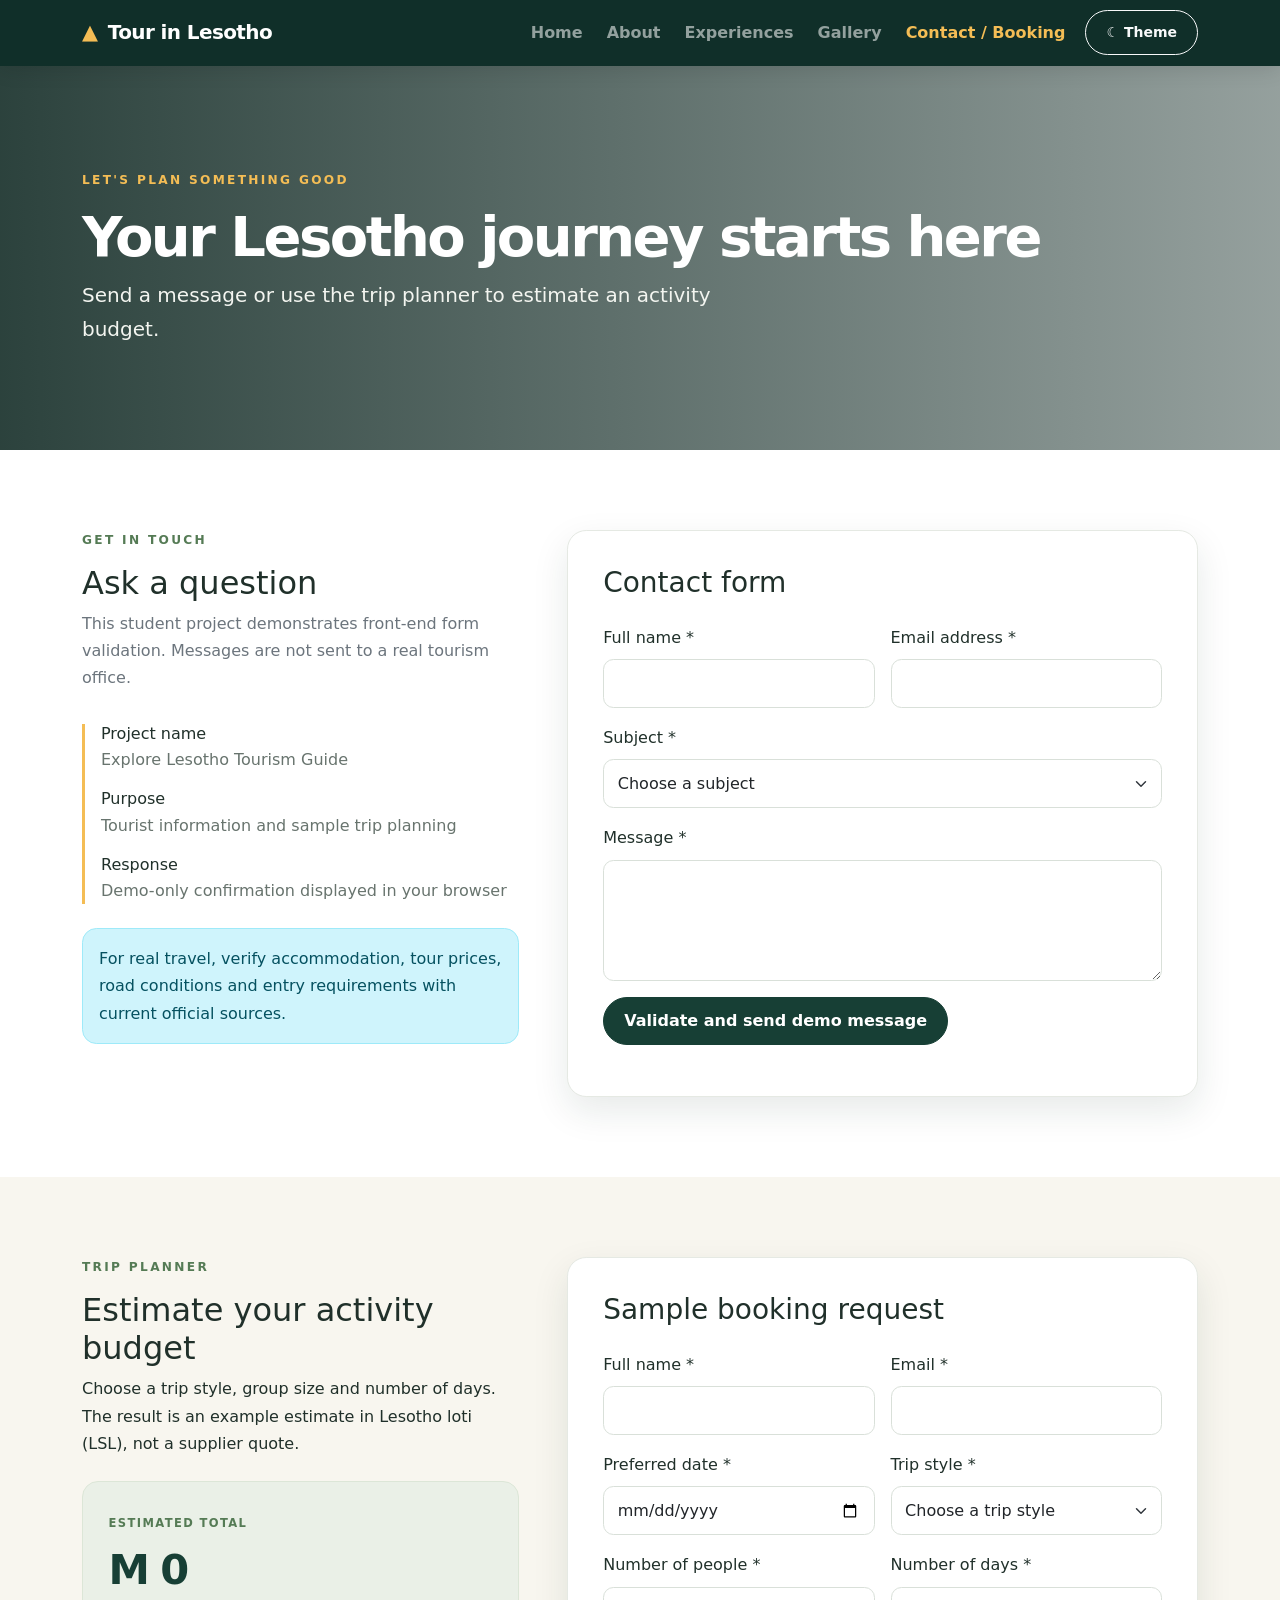
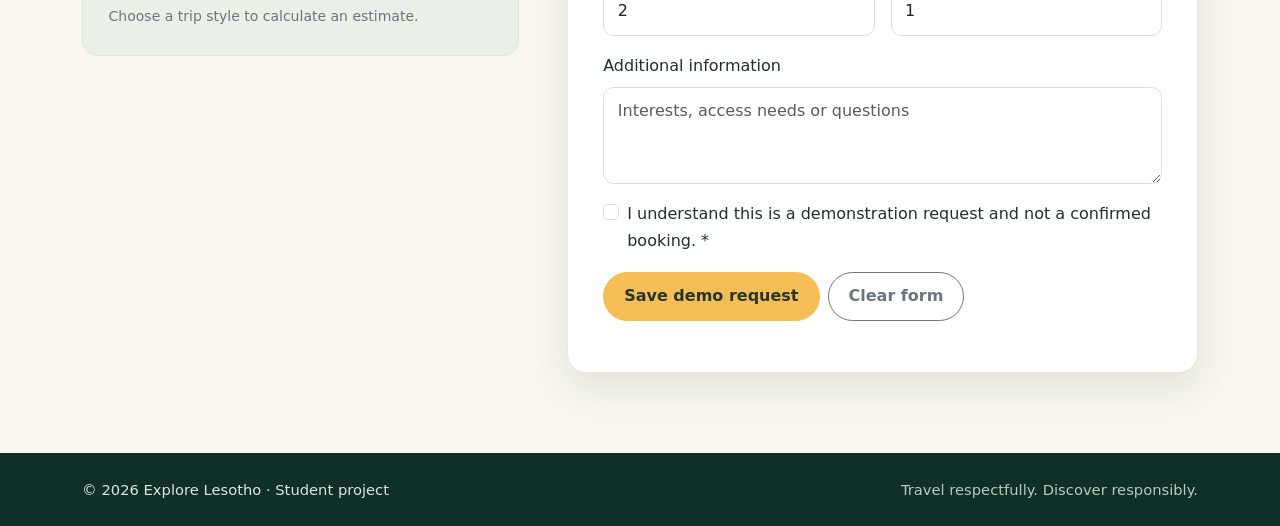
<file: RETSEPILE LEJONE/contact.html>
<!DOCTYPE html>
<html lang="en">

<head>
    <meta charset="UTF-8">
    <meta name="viewport" content="width=device-width, initial-scale=1.0">

    <meta
        name="description"
        content="Contact Explore Lesotho and create a sample travel plan."
    >

    <title>Contact & Booking | Tour in  Lesotho</title>

    
    <link
        href="https://cdn.jsdelivr.net/npm/bootstrap@5.3.3/dist/css/bootstrap.min.css"
        rel="stylesheet"
    >

    
    <link rel="stylesheet" href="css/style.css">
</head>

<body>

    
    <header>
        <nav class="navbar navbar-expand-lg navbar-dark site-nav sticky-top">
            <div class="container">

                
                <a class="navbar-brand fw-bold" href="index.html">
                    <span class="brand-mark">▲</span>
                    Tour in Lesotho
                </a>

                
                <button
                    class="navbar-toggler"
                    type="button"
                    data-bs-toggle="collapse"
                    data-bs-target="#mainNav"
                    aria-controls="mainNav"
                    aria-expanded="false"
                    aria-label="Toggle navigation"
                >
                    <span class="navbar-toggler-icon"></span>
                </button>

                
                <div class="collapse navbar-collapse" id="mainNav">
                    <ul class="navbar-nav ms-auto align-items-lg-center">

                        <li class="nav-item">
                            <a class="nav-link" href="index.html">
                                Home
                            </a>
                        </li>

                        <li class="nav-item">
                            <a class="nav-link" href="about.html">
                                About
                            </a>
                        </li>



                        <li class="nav-item">
                            <a class="nav-link" href="experiences.html">
                                Experiences
                            </a>
                        </li>

                        <li class="nav-item">
                            <a class="nav-link" href="gallery.html">
                                Gallery
                            </a>
                        </li>

                        <li class="nav-item">
                            <a
                                class="nav-link active"
                                aria-current="page"
                                href="contact.html"
                            >
                                Contact / Booking
                            </a>
                        </li>

                        
                        <li class="nav-item ms-lg-2">
                            <button
                                class="btn btn-sm btn-outline-light"
                                id="themeToggle"
                                type="button"
                            >
                                ☾ Theme
                            </button>
                        </li>

                    </ul>
                </div>
            </div>
        </nav>
    </header>

    
    <main>

        
        <section class="page-hero contact-hero">
            <div class="container">

                <p class="eyebrow">
                    LET'S PLAN SOMETHING GOOD
                </p>

                <h1 class="display-4 fw-bold">
                    Your Lesotho journey starts here
                </h1>

                <p class="lead col-lg-7">
                    Send a message or use the trip planner to estimate
                    an activity budget.
                </p>

            </div>
        </section>

        
        <section class="section-pad">
            <div class="container">
                <div class="row g-5">

                    
                    <div class="col-lg-5">

                        <p class="eyebrow">
                            GET IN TOUCH
                        </p>

                        <h2>Ask a question</h2>

                        <p class="text-secondary">
                            This student project demonstrates front-end
                            form validation. Messages are not sent to a
                            real tourism office.
                        </p>

                        <div class="contact-info">

                            <h3 class="h6">
                                Project name
                            </h3>

                            <p>
                                Explore Lesotho Tourism Guide
                            </p>

                            <h3 class="h6">
                                Purpose
                            </h3>

                            <p>
                                Tourist information and sample trip planning
                            </p>

                            <h3 class="h6">
                                Response
                            </h3>

                            <p>
                                Demo-only confirmation displayed in your browser
                            </p>

                        </div>

                        
                        <div class="alert alert-info mt-4" role="note">
                            For real travel, verify accommodation, tour prices,
                            road conditions and entry requirements with current
                            official sources.
                        </div>

                    </div>

                    
                    <div class="col-lg-7">
                        <div class="form-panel">

                            <h2 class="h3 mb-4">
                                Contact form
                            </h2>

                            <form id="contactForm" novalidate>
                                <div class="row g-3">

                                   
                                    <div class="col-md-6">

                                        <label
                                            for="contactName"
                                            class="form-label"
                                        >
                                            Full name *
                                        </label>

                                        <input
                                            class="form-control"
                                            id="contactName"
                                            name="name"
                                            autocomplete="name"
                                            required
                                            minlength="2"
                                        >

                                        <div class="invalid-feedback">
                                            Please enter your name
                                            (at least 2 characters).
                                        </div>

                                    </div>

                                    
                                    <div class="col-md-6">

                                        <label
                                            for="contactEmail"
                                            class="form-label"
                                        >
                                            Email address *
                                        </label>

                                        <input
                                            class="form-control"
                                            id="contactEmail"
                                            name="email"
                                            type="email"
                                            autocomplete="email"
                                            required
                                        >

                                        <div class="invalid-feedback">
                                            Enter a valid email address.
                                        </div>

                                    </div>

                                    
                                    <div class="col-12">

                                        <label
                                            for="contactSubject"
                                            class="form-label"
                                        >
                                            Subject *
                                        </label>

                                        <select
                                            class="form-select"
                                            id="contactSubject"
                                            name="subject"
                                            required
                                        >
                                            <option value="">
                                                Choose a subject
                                            </option>

                                            <option>
                                                Destination information
                                            </option>

                                            <option>
                                                Accommodation
                                            </option>

                                            <option>
                                                Activities
                                            </option>

                                            <option>
                                                Other question
                                            </option>
                                        </select>

                                        <div class="invalid-feedback">
                                            Please choose a subject.
                                        </div>

                                    </div>

                                    
                                    <div class="col-12">

                                        <label
                                            for="contactMessage"
                                            class="form-label"
                                        >
                                            Message *
                                        </label>

                                        <textarea
                                            class="form-control"
                                            id="contactMessage"
                                            name="message"
                                            rows="4"
                                            required
                                            minlength="10"
                                        ></textarea>

                                        <div class="invalid-feedback">
                                            Write a message of at least
                                            10 characters.
                                        </div>

                                    </div>

                                    
                                    <div class="col-12">

                                        <button
                                            class="btn btn-deep"
                                            type="submit"
                                        >
                                            Validate and send demo message
                                        </button>

                                    </div>

                                </div>

                                
                                <div
                                    id="contactFeedback"
                                    class="mt-3"
                                    aria-live="polite"
                                ></div>

                            </form>
                        </div>
                    </div>

                </div>
            </div>
        </section>

        
        <section class="story-band section-pad" id="booking">
            <div class="container">
                <div class="row g-5">

                    <!-- BUDGET INFORMATION -->
                    <div class="col-lg-5">

                        <p class="eyebrow">
                            TRIP PLANNER
                        </p>

                        <h2>
                            Estimate your activity budget
                        </h2>

                        <p>
                            Choose a trip style, group size and number
                            of days. The result is an example estimate
                            in Lesotho loti (LSL), not a supplier quote.
                        </p>

                        
                        <div class="estimate-card mt-4">

                            <span class="small-label">
                                ESTIMATED TOTAL
                            </span>

                            <div class="estimate-price">
                                M <span id="bookingTotal">0</span>
                            </div>

                            <p
                                class="mb-0 text-secondary small"
                                id="estimateBreakdown"
                            >
                                Complete the planner to see your estimate.
                            </p>

                        </div>

                        
                        <div
                            id="savedBooking"
                            class="mt-3"
                            aria-live="polite"
                        ></div>

                    </div>

                   
                    <div class="col-lg-7">
                        <div class="form-panel">

                            <h2 class="h3 mb-4">
                                Sample booking request
                            </h2>

                            <form id="bookingForm" novalidate>
                                <div class="row g-3">

                                    
                                    <div class="col-md-6">

                                        <label
                                            for="bookingName"
                                            class="form-label"
                                        >
                                            Full name *
                                        </label>

                                        <input
                                            class="form-control"
                                            id="bookingName"
                                            name="name"
                                            autocomplete="name"
                                            required
                                            minlength="2"
                                        >

                                        <div class="invalid-feedback">
                                            Enter your name.
                                        </div>

                                    </div>

                                    
                                    <div class="col-md-6">

                                        <label
                                            for="bookingEmail"
                                            class="form-label"
                                        >
                                            Email *
                                        </label>

                                        <input
                                            class="form-control"
                                            id="bookingEmail"
                                            name="email"
                                            type="email"
                                            autocomplete="email"
                                            required
                                        >

                                        <div class="invalid-feedback">
                                            Enter a valid email.
                                        </div>

                                    </div>

                                    
                                    <div class="col-md-6">

                                        <label
                                            for="visitDate"
                                            class="form-label"
                                        >
                                            Preferred date *
                                        </label>

                                        <input
                                            class="form-control"
                                            id="visitDate"
                                            name="date"
                                            type="date"
                                            required
                                        >

                                        <div class="invalid-feedback">
                                            Choose a date that is not
                                            in the past.
                                        </div>

                                    </div>

                                    
                                    <div class="col-md-6">

                                        <label
                                            for="activityType"
                                            class="form-label"
                                        >
                                            Trip style *
                                        </label>

                                        <select
                                            class="form-select"
                                            id="activityType"
                                            name="activity"
                                            required
                                        >
                                            <option value="">
                                                Choose a trip style
                                            </option>

                                            <option value="350">
                                                Culture day (M350 per person/day)
                                            </option>

                                            <option value="550">
                                                Guided outdoors (M550 per person/day)
                                            </option>

                                            <option value="800">
                                                Adventure package (M800 per person/day)
                                            </option>
                                        </select>

                                        <div class="invalid-feedback">
                                            Choose a trip style.
                                        </div>

                                    </div>

                                    
                                    <div class="col-md-6">

                                        <label
                                            for="travellers"
                                            class="form-label"
                                        >
                                            Number of people *
                                        </label>

                                        <input
                                            class="form-control"
                                            id="travellers"
                                            name="travellers"
                                            type="number"
                                            min="1"
                                            max="20"
                                            value="2"
                                            required
                                        >

                                        <div class="invalid-feedback">
                                            Choose between 1 and 20 people.
                                        </div>

                                    </div>

                                    
                                    <div class="col-md-6">

                                        <label
                                            for="tripDays"
                                            class="form-label"
                                        >
                                            Number of days *
                                        </label>

                                        <input
                                            class="form-control"
                                            id="tripDays"
                                            name="days"
                                            type="number"
                                            min="1"
                                            max="30"
                                            value="1"
                                            required
                                        >

                                        <div class="invalid-feedback">
                                            Choose between 1 and 30 days.
                                        </div>

                                    </div>

                                    
                                    <div class="col-12">

                                        <label
                                            for="bookingNotes"
                                            class="form-label"
                                        >
                                            Additional information
                                        </label>

                                        <textarea
                                            class="form-control"
                                            id="bookingNotes"
                                            name="notes"
                                            rows="3"
                                            placeholder="Interests, access needs or questions"
                                        ></textarea>

                                    </div>
<!-- Terms and Conditions -->
                                    <div class="col-12">
                                        <div class="form-check">

                                            <input
                                                class="form-check-input"
                                                type="checkbox"
                                                id="agreeTerms"
                                                required
                                            >

                                            <label
                                                class="form-check-label"
                                                for="agreeTerms"
                                            >
                                                I understand this is a
                                                demonstration request and
                                                not a confirmed booking. *
                                            </label>

                                            <div class="invalid-feedback">
                                                Please confirm before submitting.
                                            </div>

                                        </div>
                                    </div>

                                    
                                    <div class="col-12 d-flex flex-wrap gap-2">

                                        <button
                                            class="btn btn-sun"
                                            type="submit"
                                        >
                                            Save demo request
                                        </button>

                                        <button
                                            class="btn btn-outline-secondary"
                                            id="clearBooking"
                                            type="button"
                                        >
                                            Clear form
                                        </button>

                                    </div>

                                </div>

                                
                                <div
                                    id="bookingFeedback"
                                    class="mt-3"
                                    aria-live="polite"
                                ></div>

                            </form>
                        </div>
                    </div>

                </div>
            </div>
        </section>

    </main>

    
    <footer class="site-footer">
        <div
            class="container py-4 d-flex flex-column flex-md-row
                   justify-content-between gap-2"
        >

            <p class="mb-0">
                © <span class="current-year"></span>
                Explore Lesotho · Student project
            </p>

            <p class="mb-0">
                Travel respectfully. Discover responsibly.
            </p>

        </div>
    </footer>

    
    <script src="https://cdn.jsdelivr.net/npm/bootstrap@5.3.3/dist/js/bootstrap.bundle.min.js"></script>

    
    <script src="js/script.js"></script>

</body>
</html>
</file>
<file: RETSEPILE LEJONE/css/style.css>
/* Explore Lesotho | shared custom styles
   Framework: Bootstrap 5.3.3. These rules customise the visual identity. */
:root{--forest:#173f35;--forest-deep:#102f29;--moss:#557b55;--sun:#f4bd55;--cream:#f8f6ef;--ink:#20302a;--muted:#68746e;--card:#fff;--line:#e5e9e3;--shadow:0 14px 36px rgba(20,45,35,.10)}
*{box-sizing:border-box}html{scroll-behavior:smooth}body{font-family:system-ui,-apple-system,"Segoe UI",sans-serif;color:var(--ink);background:#fff;line-height:1.7}img{max-width:100%}a{transition:color .2s ease,background-color .2s ease,transform .2s ease}.site-nav{background:var(--forest-deep);box-shadow:0 3px 20px rgba(0,0,0,.12);z-index:1030}.navbar-brand{letter-spacing:-.03em}.brand-mark{color:var(--sun);font-size:1.3rem;margin-right:.25rem}.navbar .nav-link{font-weight:550;padding:.7rem .75rem!important}.navbar .nav-link:hover,.navbar .nav-link.active{color:var(--sun)!important}.btn{border-radius:999px;font-weight:650;padding:.7rem 1.25rem;transition:transform .2s ease,box-shadow .2s ease}.btn:hover{transform:translateY(-2px)}.btn-sun{background:var(--sun);color:#26372e;border:1px solid var(--sun)}.btn-sun:hover{background:#ffd47d;color:#1c3027;box-shadow:0 8px 20px #f4bd5544}.btn-deep{background:var(--forest);border:1px solid var(--forest);color:white}.btn-deep:hover{background:var(--forest-deep);color:white}.hero-home{min-height:650px;color:white;background:linear-gradient(90deg,rgba(9,35,29,.88),rgba(9,35,29,.5) 55%,rgba(9,35,29,.08)),url("https://drakensberghikes.com/media/com_mtree/images/listings/o/3367.jpg") center/cover no-repeat}.hero-home h1{max-width:820px;line-height:1.08;letter-spacing:-.045em}.hero-home h1 span,.section-heading h2 span{color:var(--sun)}.hero-home .lead{max-width:650px;color:#f2f5f1}.eyebrow{font-size:.76rem;font-weight:800;letter-spacing:.19em;color:var(--moss);margin-bottom:.8rem}.hero-home .eyebrow,.page-hero .eyebrow{color:var(--sun)}.section-pad{padding:5rem 0}.section-heading h2{font-weight:800;letter-spacing:-.04em}.section-heading>p:last-child{max-width:620px}.feature-card{overflow:hidden;border:1px solid var(--line);border-radius:1.2rem;background:var(--card);box-shadow:0 5px 22px rgba(20,45,35,.045);transition:transform .25s ease,box-shadow .25s ease}.feature-card:hover{transform:translateY(-6px);box-shadow:var(--shadow)}.feature-card>img{width:100%;height:230px;object-fit:cover}.feature-card h3,.feature-card h2{font-weight:750;letter-spacing:-.025em}.feature-card p{color:var(--muted)}.tag{display:inline-block;color:var(--moss);font-size:.68rem;letter-spacing:.12em;font-weight:800}.text-link{color:var(--forest);font-weight:750;text-decoration:none}.text-link:hover{color:#a96e0e}.story-band{background:var(--cream)}.page-hero{padding:6.5rem 0 5.5rem;color:white;background-position:center;background-size:cover;position:relative;isolation:isolate}.page-hero:before{content:"";position:absolute;inset:0;background:linear-gradient(90deg,rgba(9,35,29,.86),rgba(9,35,29,.43));z-index:-1}.page-hero h1{letter-spacing:-.045em}.page-hero .lead{color:#f3f5f0}.about-hero{background-image:url("https://cdn.face2faceafrica.com/www/wp-content/uploads/2018/04/thababosiunationalmonument1.jpg")}.destinations-hero{background-image:url("https://drakensberghikes.com/media/com_mtree/images/listings/o/3367.jpg")}.experiences-hero{background-image:url("https://www.namibiansun.com/namibiansun/uploads/images/2022/12/06/111774.jpg")}.gallery-hero{background-image:url("https://drakensberghikes.com/media/com_mtree/images/listings/o/3367.jpg")}.contact-hero{background-image:url("https://cdn.face2faceafrica.com/www/wp-content/uploads/2018/04/thababosiunationalmonument1.jpg")}.check-list{padding-left:1.2rem}.check-list li{padding:.25rem 0}.check-list li::marker{color:var(--moss)}.value-card{background:white;border:1px solid var(--line);border-radius:1rem;padding:1.8rem;height:100%;box-shadow:0 5px 20px rgba(20,45,35,.04)}.value-icon,.activity-number{display:inline-grid;place-items:center;width:48px;height:48px;border-radius:50%;background:#e8eee4;color:var(--forest);font-weight:850;margin-bottom:1rem}.activity-card{padding:2rem;border-radius:1.2rem;border:1px solid var(--line);background:var(--card);box-shadow:0 5px 20px rgba(20,45,35,.045);transition:transform .2s ease}.activity-card:hover{transform:translateY(-4px)}.activity-card h3{font-weight:750}.form-panel{background:var(--card);border:1px solid var(--line);border-radius:1.2rem;padding:clamp(1.2rem,3vw,2.2rem);box-shadow:var(--shadow)}.form-control,.form-select{border-color:#d9e0d9;padding:.72rem .85rem;border-radius:.65rem}.form-control:focus,.form-select:focus{border-color:var(--moss);box-shadow:0 0 0 .22rem rgba(85,123,85,.16)}.contact-info{border-left:3px solid var(--sun);padding-left:1rem;margin-top:2rem}.contact-info h3{margin-bottom:.2rem}.contact-info p{color:var(--muted);margin-bottom:1rem}.estimate-card{padding:1.6rem;border-radius:1rem;background:#eaf0e7;border:1px solid #dce6d7}.small-label{font-size:.72rem;font-weight:800;letter-spacing:.12em;color:var(--moss)}.estimate-price{font-size:2.6rem;font-weight:850;letter-spacing:-.05em;color:var(--forest)}.gallery-button{position:relative;display:block;width:100%;border:0;padding:0;border-radius:1rem;overflow:hidden;background:#1b3028;text-align:left}.gallery-button img{display:block;width:100%;height:270px;object-fit:cover;transition:transform .35s ease,opacity .35s ease}.gallery-button span{position:absolute;inset:auto 0 0;padding:2.6rem 1rem 1rem;color:white;font-weight:750;background:linear-gradient(transparent,rgba(0,0,0,.78))}.gallery-button:hover img,.gallery-button:focus-visible img{transform:scale(1.06);opacity:.9}.gallery-modal-content{background:#14241e;color:white;border:1px solid #30473d;border-radius:1rem}.gallery-preview{width:100%;max-height:72vh;object-fit:contain;background:#0b1511;border-radius:.5rem}.table{--bs-table-bg:transparent}.site-footer{background:var(--forest-deep);color:#dce6df;font-size:.92rem}.site-footer p:last-child{color:#b8c9bd}.accordion-item{border-color:var(--line)}.accordion-button{font-weight:700}.accordion-button:not(.collapsed){color:var(--forest);background:#edf2e9;box-shadow:none}.accordion-button:focus{box-shadow:0 0 0 .2rem rgba(85,123,85,.2)}.alert{border-radius:.9rem}.form-text{color:var(--muted)}
/* Accessible keyboard focus and dark theme are part of the interactive UX. */
:focus-visible{outline:3px solid #d99c2b!important;outline-offset:3px}
body.dark-mode{--ink:#edf2ee;--muted:#bdc8c0;--card:#1d2d26;--line:#34483d;--cream:#17251e;background:#122019;color:var(--ink)}body.dark-mode .story-band{background:var(--cream)}body.dark-mode .feature-card,body.dark-mode .activity-card,body.dark-mode .value-card,body.dark-mode .form-panel{background:var(--card);border-color:var(--line)}body.dark-mode .feature-card p,body.dark-mode .contact-info p,body.dark-mode .text-secondary{color:var(--muted)!important}body.dark-mode .text-link{color:#f4bd55}body.dark-mode .form-control,body.dark-mode .form-select{background:#14231b;color:#f1f4f1;border-color:#526458}body.dark-mode .form-control::placeholder{color:#a7b4ab}body.dark-mode .table{color:var(--ink)}body.dark-mode .accordion-item{background:var(--card);color:var(--ink);border-color:var(--line)}body.dark-mode .accordion-button{background:#24372d;color:var(--ink)}body.dark-mode .accordion-button:not(.collapsed){background:#304b3b;color:#fff}body.dark-mode .estimate-card{background:#253a2d;border-color:#3d5946}body.dark-mode .estimate-price{color:#f4bd55}body.dark-mode .value-icon,body.dark-mode .activity-number{background:#344d3c;color:#f4bd55}
@media(max-width:767.98px){.hero-home{min-height:580px;background-position:58% center}.hero-home h1{font-size:clamp(2.5rem,10vw,4rem)}.section-pad{padding:3.5rem 0}.page-hero{padding:4.5rem 0 4rem}.feature-card>img{height:210px}.gallery-button img{height:190px}.navbar .nav-link{padding:.45rem .2rem!important}.form-panel{padding:1.2rem}}
@media(prefers-reduced-motion:reduce){*,*::before,*::after{scroll-behavior:auto!important;transition:none!important;animation:none!important}}
</file>
